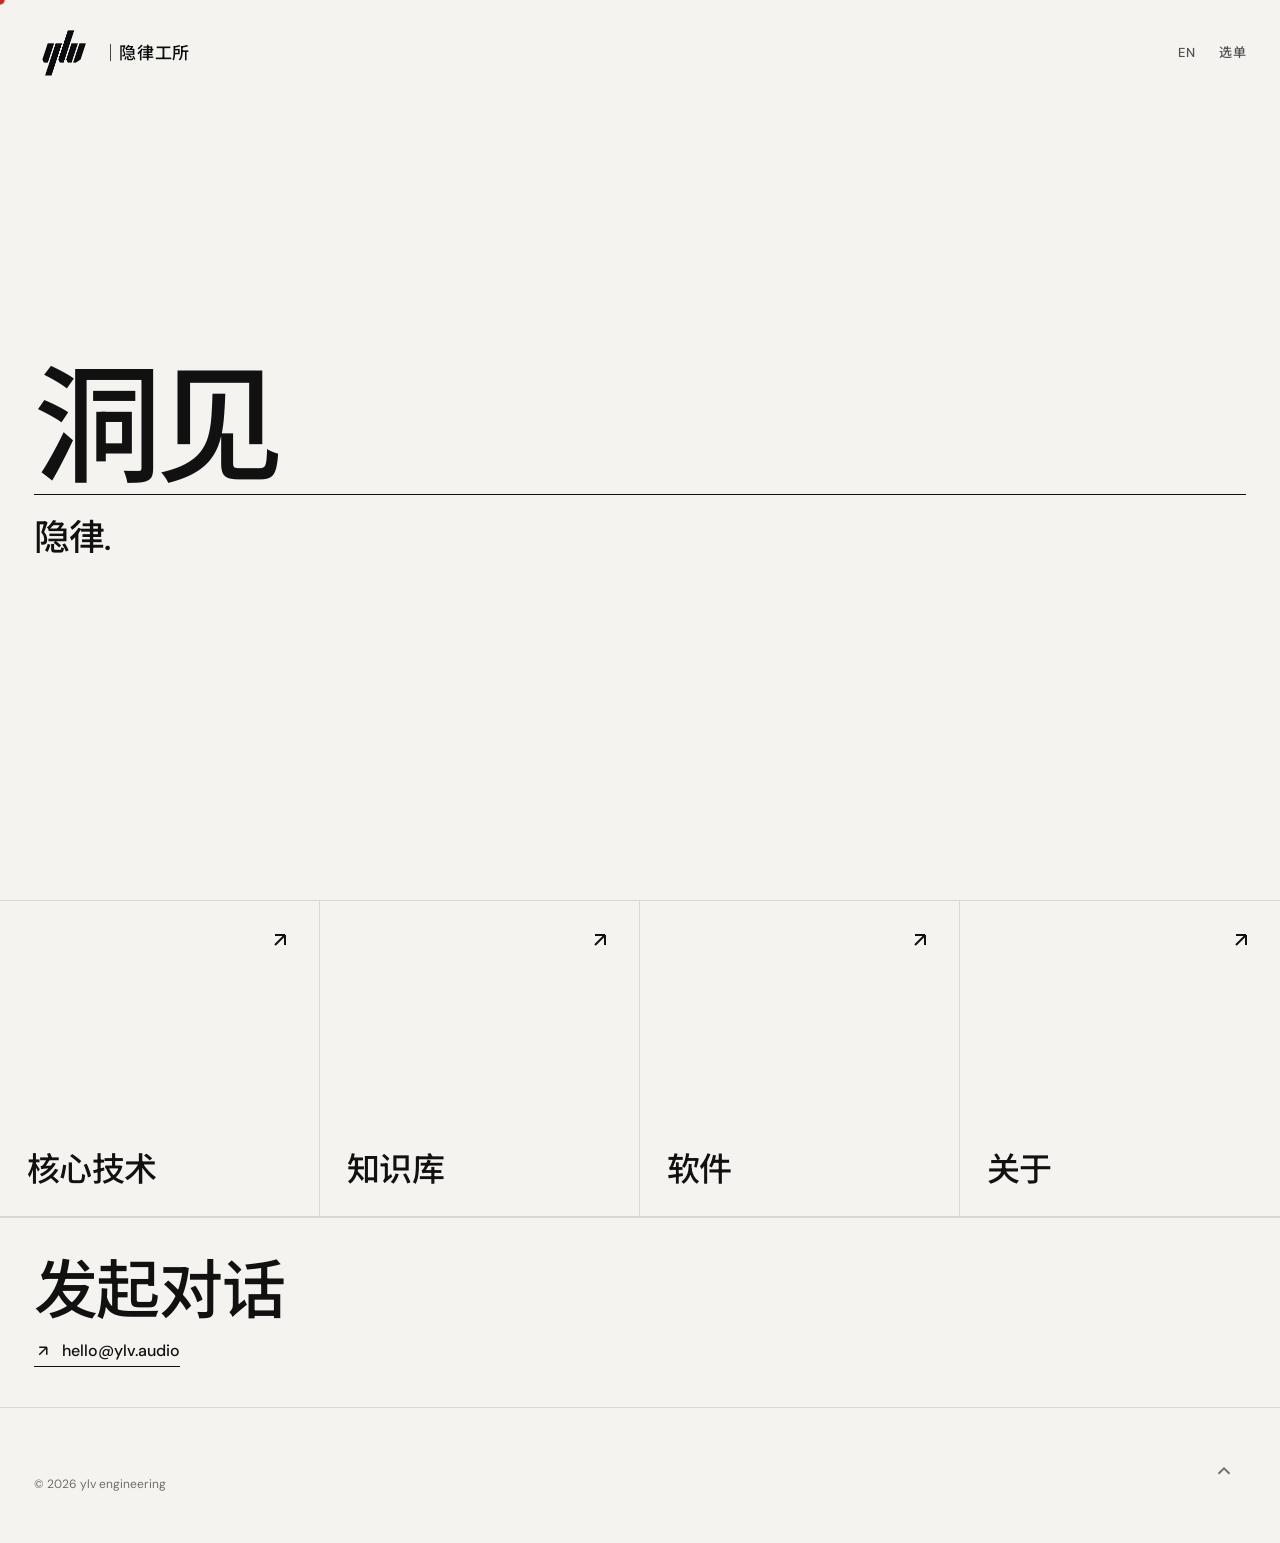
<file: index.html>
<!doctype html>
<html lang="zh-CN">
    <head>
        <meta charset="UTF-8" />
        <meta name="viewport" content="width=device-width, initial-scale=1.0" />
        <title>隐律工所</title>
        <link rel="stylesheet" href="style.css" />
        <link rel="preconnect" href="https://fonts.googleapis.com" />
        <link rel="preconnect" href="https://fonts.gstatic.com" crossorigin />
        <link
            href="https://fonts.googleapis.com/css2?family=DM+Sans:opsz,wght@9..40,300;9..40,400;9..40,500;9..40,600;9..40,700&family=Noto+Sans+SC:wght@300;400;500;700&display=swap"
            rel="stylesheet"
        />
        <style>
            .custom-cursor {
                position: fixed;
                left: 0;
                top: 0;
                width: 10px;
                height: 10px;
                margin-left: -5px;
                margin-top: -5px;
                background: #b8302a;
                border: 1px solid rgba(255, 255, 255, 0.35);
                border-radius: 50%;
                pointer-events: none;
                z-index: 9999;
                transition:
                    width 0.25s ease,
                    height 0.25s ease,
                    margin 0.25s ease;
            }
            .custom-cursor.hover {
                width: 20px;
                height: 20px;
                margin-left: -10px;
                margin-top: -10px;
            }
            body,
            a,
            label,
            .business-item,
            .cta-link,
            .menu-btn,
            .menu-close,
            .lang-switch,
            .return-top {
                cursor: none;
            }
            @media (pointer: coarse) {
                .custom-cursor {
                    display: none;
                }
                body,
                a,
                label,
                .business-item,
                .cta-link,
                .menu-btn,
                .menu-close,
                .lang-switch,
                .return-top {
                    cursor: auto;
                }
            }
            .reveal {
                opacity: 0;
                transform: translateY(28px);
                transition:
                    opacity 0.8s cubic-bezier(0.16, 1, 0.3, 1),
                    transform 0.8s cubic-bezier(0.16, 1, 0.3, 1);
            }
            .reveal.revealed {
                opacity: 1;
                transform: translateY(0);
            }
            .fv-line1,
            .fv-line2 {
                opacity: 0;
                transform: translateY(30px);
            }
            .fv-line1 {
                animation: fadeUp 0.9s cubic-bezier(0.16, 1, 0.3, 1) 0.2s
                    forwards;
            }
            .fv-line2 {
                animation: fadeUp 0.9s cubic-bezier(0.16, 1, 0.3, 1) 0.45s
                    forwards;
            }
            @keyframes fadeUp {
                to {
                    opacity: 1;
                    transform: translateY(0);
                }
            }
            .business-item {
                transition:
                    background 0.2s ease,
                    transform 0.35s cubic-bezier(0.16, 1, 0.3, 1);
            }
            .business-item:hover {
                transform: translateY(-3px);
            }
            .cta-link {
                transition:
                    opacity 0.15s ease,
                    transform 0.25s ease;
            }
            .cta-link:hover {
                transform: translateX(3px);
            }
        </style>
    </head>
    <body>
        <div class="custom-cursor"></div>
        <input type="checkbox" class="menu-check" id="menu-opener" />

        <header class="site-header">
            <a href="/" class="logo">
                <img src="Logo/logo_c.drawio.png" alt="ylv" />
                <span class="logo-text">｜隐律工所</span>
            </a>
            <div class="header-actions">
                <a href="en.html" class="lang-switch">EN</a>
                <label for="menu-opener" class="menu-btn">选单</label>
            </div>
        </header>

        <div class="global-menu">
            <div class="menu-header">
                <span class="menu-logo">隐律工所</span>
                <label for="menu-opener" class="menu-close">关闭</label>
            </div>
            <div class="menu-body">
                <h2>选单</h2>
                <ul class="menu-list">
                    <li><a href="#products">核心技术</a></li>
                    <li><a href="#knowledge">知识库</a></li>
                    <li><a href="#software">软件</a></li>
                    <li><a href="#about">关于</a></li>
                </ul>
            </div>
        </div>

        <main>
            <section class="fv">
                <h1 class="fv-copy">
                    <span class="fv-line1"> 洞见 </span>
                    <span class="fv-line2">隐律.</span>
                </h1>
            </section>

            <section class="business reveal" id="products">
                <div class="business-grid">
                    <a href="#" class="business-item bg-core">
                        <svg
                            class="i-arrow"
                            viewBox="0 0 24 24"
                            fill="none"
                            stroke="currentColor"
                            stroke-width="2"
                        >
                            <path d="M7 17L17 7M17 7H7M17 7V17" />
                        </svg>
                        <span>核心技术</span>
                    </a>
                    <a href="#" class="business-item bg-kb">
                        <svg
                            class="i-arrow"
                            viewBox="0 0 24 24"
                            fill="none"
                            stroke="currentColor"
                            stroke-width="2"
                        >
                            <path d="M7 17L17 7M17 7H7M17 7V17" />
                        </svg>
                        <span>知识库</span>
                    </a>
                    <a href="#" class="business-item bg-sw">
                        <svg
                            class="i-arrow"
                            viewBox="0 0 24 24"
                            fill="none"
                            stroke="currentColor"
                            stroke-width="2"
                        >
                            <path d="M7 17L17 7M17 7H7M17 7V17" />
                        </svg>
                        <span>软件</span>
                    </a>
                    <a href="about.html" class="business-item bg-about">
                        <svg
                            class="i-arrow"
                            viewBox="0 0 24 24"
                            fill="none"
                            stroke="currentColor"
                            stroke-width="2"
                        >
                            <path d="M7 17L17 7M17 7H7M17 7V17" />
                        </svg>
                        <span>关于</span>
                    </a>
                </div>
            </section>

            <section class="cta reveal" id="contact">
                <div class="cta-inner">
                    <h2>发起对话</h2>
                    <a href="mailto:hello@ylv.audio" class="cta-link">
                        <svg
                            class="i-arrow"
                            viewBox="0 0 24 24"
                            fill="none"
                            stroke="currentColor"
                            stroke-width="2"
                        >
                            <path d="M7 17L17 7M17 7H7M17 7V17" />
                        </svg>
                        hello@ylv.audio
                    </a>
                </div>
            </section>
        </main>

        <footer class="site-footer reveal" id="about">
            <a
                href="#"
                class="return-top"
                onclick="
                    window.scrollTo({ top: 0, behavior: 'smooth' });
                    return false;
                "
            >
                <svg
                    viewBox="0 0 24 24"
                    fill="none"
                    stroke="currentColor"
                    stroke-width="2"
                >
                    <path d="M18 15L12 9L6 15" />
                </svg>
            </a>
            <div class="copyright">&copy; 2026 ylv engineering</div>
        </footer>
        <script>
            const cursor = document.querySelector(".custom-cursor");
            document.addEventListener("mousemove", (e) => {
                cursor.style.left = e.clientX + "px";
                cursor.style.top = e.clientY + "px";
            });
            const hoverables = document.querySelectorAll(
                "a, label, .business-item, .cta-link, .menu-btn, .menu-close",
            );
            hoverables.forEach((el) => {
                el.addEventListener("mouseenter", () =>
                    cursor.classList.add("hover"),
                );
                el.addEventListener("mouseleave", () =>
                    cursor.classList.remove("hover"),
                );
            });
            const reveals = document.querySelectorAll(".reveal");
            const observer = new IntersectionObserver(
                (entries) => {
                    entries.forEach((entry) => {
                        if (entry.isIntersecting) {
                            entry.target.classList.add("revealed");
                            observer.unobserve(entry.target);
                        }
                    });
                },
                { threshold: 0.08 },
            );
            reveals.forEach((el) => observer.observe(el));
        </script>
    </body>
</html>
</file>
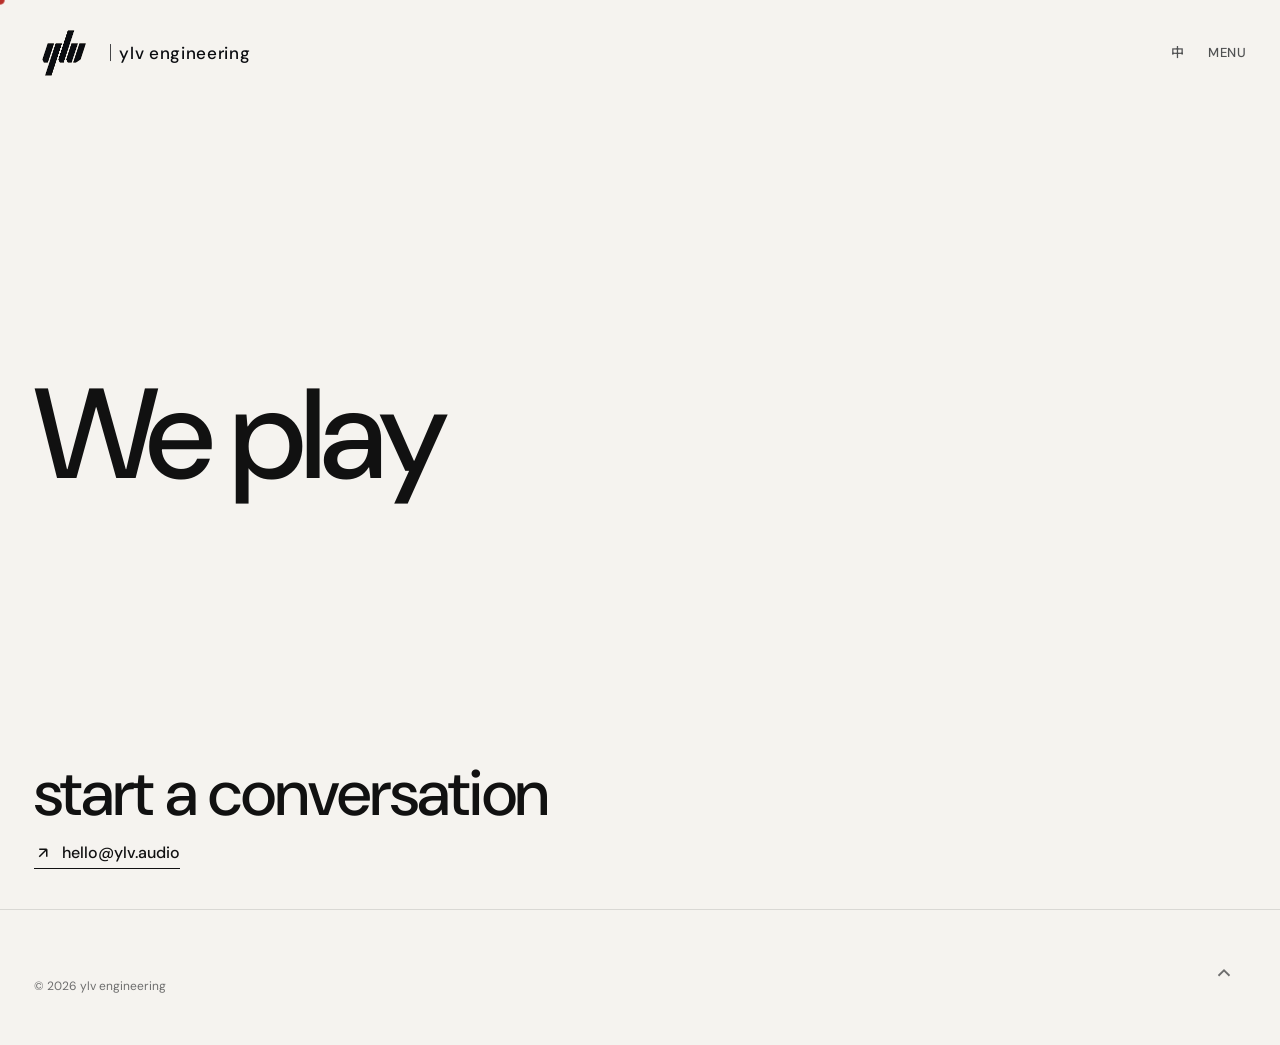
<file: about-en.html>
<!doctype html>
<html lang="en">
    <head>
        <meta charset="UTF-8" />
        <meta name="viewport" content="width=device-width, initial-scale=1.0" />
        <title>We play｜ylv engineering</title>
        <link rel="stylesheet" href="style.css" />
        <link rel="preconnect" href="https://fonts.googleapis.com" />
        <link rel="preconnect" href="https://fonts.gstatic.com" crossorigin />
        <link
            href="https://fonts.googleapis.com/css2?family=DM+Sans:opsz,wght@9..40,300;9..40,400;9..40,500;9..40,600;9..40,700&family=Noto+Sans+SC:wght@300;400;500;700&display=swap"
            rel="stylesheet"
        />
        <style>
            .custom-cursor {
                position: fixed;
                left: 0;
                top: 0;
                width: 10px;
                height: 10px;
                margin-left: -5px;
                margin-top: -5px;
                background: #b8302a;
                border: 1px solid rgba(255, 255, 255, 0.35);
                border-radius: 50%;
                pointer-events: none;
                z-index: 9999;
                transition:
                    width 0.25s ease,
                    height 0.25s ease,
                    margin 0.25s ease;
            }
            .custom-cursor.hover {
                width: 20px;
                height: 20px;
                margin-left: -10px;
                margin-top: -10px;
            }
            body,
            a,
            label,
            .business-item,
            .cta-link,
            .menu-btn,
            .menu-close,
            .lang-switch,
            .return-top {
                cursor: none;
            }
            @media (pointer: coarse) {
                .custom-cursor {
                    display: none;
                }
                body,
                a,
                label,
                .business-item,
                .cta-link,
                .menu-btn,
                .menu-close,
                .lang-switch,
                .return-top {
                    cursor: auto;
                }
            }
            .reveal {
                opacity: 0;
                transform: translateY(28px);
                transition:
                    opacity 0.8s cubic-bezier(0.16, 1, 0.3, 1),
                    transform 0.8s cubic-bezier(0.16, 1, 0.3, 1);
            }
            .reveal.revealed {
                opacity: 1;
                transform: translateY(0);
            }
            .page-header {
                border-bottom: none;
            }
            .about-body {
                min-height: 20vh;
            }
            .cta {
                border-top: none;
            }
        </style>
    </head>
    <body>
        <div class="custom-cursor"></div>
        <input type="checkbox" class="menu-check" id="menu-opener" />

        <header class="site-header">
            <a href="index.html" class="logo">
                <img src="Logo/logo_c.drawio.png" alt="ylv" />
                <span class="logo-text">｜ylv engineering</span>
            </a>
            <div class="header-actions">
                <a href="about.html" class="lang-switch">中</a>
                <label for="menu-opener" class="menu-btn">MENU</label>
            </div>
        </header>

        <div class="global-menu">
            <div class="menu-header">
                <span class="menu-logo">ylv engineering</span>
                <label for="menu-opener" class="menu-close">CLOSE</label>
            </div>
            <div class="menu-body">
                <h2>Menu</h2>
                <ul class="menu-list">
                    <li><a href="en.html#products">technology</a></li>
                    <li><a href="en.html#knowledge">knowledge</a></li>
                    <li><a href="en.html#software">software</a></li>
                    <li><a href="about-en.html">about</a></li>
                </ul>
            </div>
        </div>

        <main>
            <section class="page-header">
                <h1>We play</h1>
            </section>

            <section class="about-body reveal"></section>

            <section class="cta reveal" id="contact">
                <div class="cta-inner">
                    <h2>start a conversation</h2>
                    <a href="mailto:hello@ylv.audio" class="cta-link">
                        <svg
                            class="i-arrow"
                            viewBox="0 0 24 24"
                            fill="none"
                            stroke="currentColor"
                            stroke-width="2"
                        >
                            <path d="M7 17L17 7M17 7H7M17 7V17" />
                        </svg>
                        hello@ylv.audio
                    </a>
                </div>
            </section>
        </main>

        <footer class="site-footer reveal" id="about">
            <a
                href="#"
                class="return-top"
                onclick="
                    window.scrollTo({ top: 0, behavior: 'smooth' });
                    return false;
                "
            >
                <svg
                    viewBox="0 0 24 24"
                    fill="none"
                    stroke="currentColor"
                    stroke-width="2"
                >
                    <path d="M18 15L12 9L6 15" />
                </svg>
            </a>
            <div class="copyright">&copy; 2026 ylv engineering</div>
        </footer>
        <script>
            const cursor = document.querySelector(".custom-cursor");
            document.addEventListener("mousemove", (e) => {
                cursor.style.left = e.clientX + "px";
                cursor.style.top = e.clientY + "px";
            });
            const hoverables = document.querySelectorAll(
                "a, label, .business-item, .cta-link, .menu-btn, .menu-close",
            );
            hoverables.forEach((el) => {
                el.addEventListener("mouseenter", () =>
                    cursor.classList.add("hover"),
                );
                el.addEventListener("mouseleave", () =>
                    cursor.classList.remove("hover"),
                );
            });
            const reveals = document.querySelectorAll(".reveal");
            const observer = new IntersectionObserver(
                (entries) => {
                    entries.forEach((entry) => {
                        if (entry.isIntersecting) {
                            entry.target.classList.add("revealed");
                            observer.unobserve(entry.target);
                        }
                    });
                },
                { threshold: 0.08 },
            );
            reveals.forEach((el) => observer.observe(el));
        </script>
    </body>
</html>
</file>
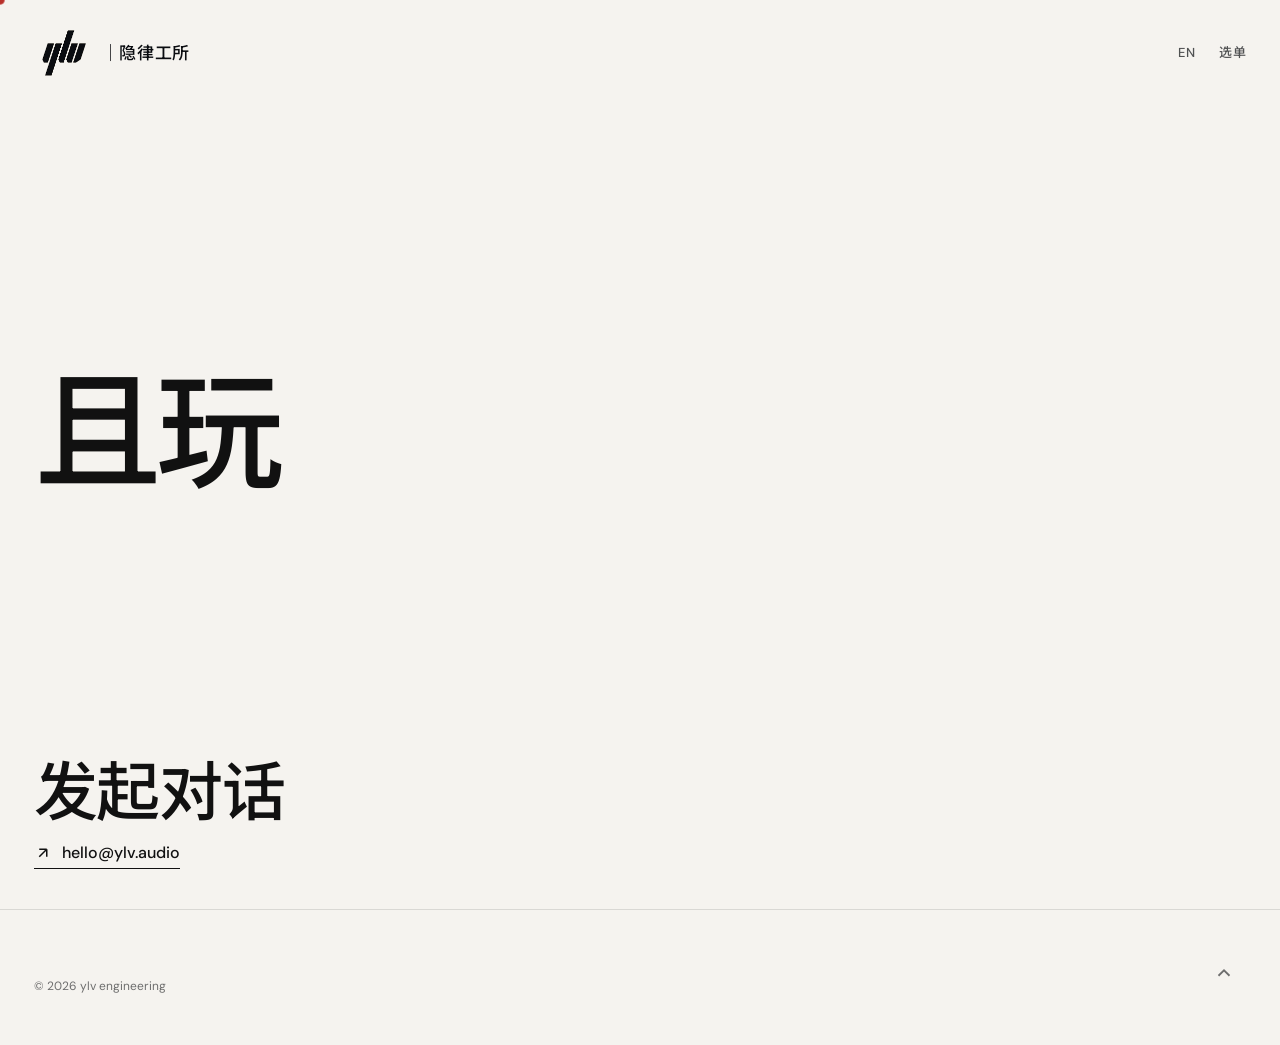
<file: about.html>
<!doctype html>
<html lang="zh-CN">
    <head>
        <meta charset="UTF-8" />
        <meta name="viewport" content="width=device-width, initial-scale=1.0" />
        <title>关于｜隐律工所</title>
        <link rel="stylesheet" href="style.css" />
        <link rel="preconnect" href="https://fonts.googleapis.com" />
        <link rel="preconnect" href="https://fonts.gstatic.com" crossorigin />
        <link
            href="https://fonts.googleapis.com/css2?family=DM+Sans:opsz,wght@9..40,300;9..40,400;9..40,500;9..40,600;9..40,700&family=Noto+Sans+SC:wght@300;400;500;700&display=swap"
            rel="stylesheet"
        />
        <style>
            .custom-cursor {
                position: fixed;
                left: 0;
                top: 0;
                width: 10px;
                height: 10px;
                margin-left: -5px;
                margin-top: -5px;
                background: #b8302a;
                border: 1px solid rgba(255, 255, 255, 0.35);
                border-radius: 50%;
                pointer-events: none;
                z-index: 9999;
                transition:
                    width 0.25s ease,
                    height 0.25s ease,
                    margin 0.25s ease;
            }
            .custom-cursor.hover {
                width: 20px;
                height: 20px;
                margin-left: -10px;
                margin-top: -10px;
            }
            body,
            a,
            label,
            .business-item,
            .cta-link,
            .menu-btn,
            .menu-close,
            .lang-switch,
            .return-top {
                cursor: none;
            }
            @media (pointer: coarse) {
                .custom-cursor {
                    display: none;
                }
                body,
                a,
                label,
                .business-item,
                .cta-link,
                .menu-btn,
                .menu-close,
                .lang-switch,
                .return-top {
                    cursor: auto;
                }
            }
            .reveal {
                opacity: 0;
                transform: translateY(28px);
                transition:
                    opacity 0.8s cubic-bezier(0.16, 1, 0.3, 1),
                    transform 0.8s cubic-bezier(0.16, 1, 0.3, 1);
            }
            .reveal.revealed {
                opacity: 1;
                transform: translateY(0);
            }
            .page-header {
                border-bottom: none;
            }
            .about-body {
                min-height: 20vh;
            }
            .cta {
                border-top: none;
            }
        </style>
    </head>
    <body>
        <div class="custom-cursor"></div>
        <input type="checkbox" class="menu-check" id="menu-opener" />

        <header class="site-header">
            <a href="index.html" class="logo">
                <img src="Logo/logo_c.drawio.png" alt="ylv" />
                <span class="logo-text">｜隐律工所</span>
            </a>
            <div class="header-actions">
                <a href="about-en.html" class="lang-switch">EN</a>
                <label for="menu-opener" class="menu-btn">选单</label>
            </div>
        </header>

        <div class="global-menu">
            <div class="menu-header">
                <span class="menu-logo">隐律工所</span>
                <label for="menu-opener" class="menu-close">关闭</label>
            </div>
            <div class="menu-body">
                <h2>选单</h2>
                <ul class="menu-list">
                    <li><a href="index.html#products">核心技术</a></li>
                    <li><a href="index.html#knowledge">知识库</a></li>
                    <li><a href="index.html#software">软件</a></li>
                    <li><a href="about.html">关于</a></li>
                </ul>
            </div>
        </div>

        <main>
            <section class="page-header">
                <h1>且玩</h1>
            </section>

            <section class="about-body reveal"></section>

            <section class="cta reveal" id="contact">
                <div class="cta-inner">
                    <h2>发起对话</h2>
                    <a href="mailto:hello@ylv.audio" class="cta-link">
                        <svg
                            class="i-arrow"
                            viewBox="0 0 24 24"
                            fill="none"
                            stroke="currentColor"
                            stroke-width="2"
                        >
                            <path d="M7 17L17 7M17 7H7M17 7V17" />
                        </svg>
                        hello@ylv.audio
                    </a>
                </div>
            </section>
        </main>

        <footer class="site-footer reveal" id="about">
            <a
                href="#"
                class="return-top"
                onclick="
                    window.scrollTo({ top: 0, behavior: 'smooth' });
                    return false;
                "
            >
                <svg
                    viewBox="0 0 24 24"
                    fill="none"
                    stroke="currentColor"
                    stroke-width="2"
                >
                    <path d="M18 15L12 9L6 15" />
                </svg>
            </a>
            <div class="copyright">&copy; 2026 ylv engineering</div>
        </footer>
        <script>
            const cursor = document.querySelector(".custom-cursor");
            document.addEventListener("mousemove", (e) => {
                cursor.style.left = e.clientX + "px";
                cursor.style.top = e.clientY + "px";
            });
            const hoverables = document.querySelectorAll(
                "a, label, .business-item, .cta-link, .menu-btn, .menu-close",
            );
            hoverables.forEach((el) => {
                el.addEventListener("mouseenter", () =>
                    cursor.classList.add("hover"),
                );
                el.addEventListener("mouseleave", () =>
                    cursor.classList.remove("hover"),
                );
            });
            const reveals = document.querySelectorAll(".reveal");
            const observer = new IntersectionObserver(
                (entries) => {
                    entries.forEach((entry) => {
                        if (entry.isIntersecting) {
                            entry.target.classList.add("revealed");
                            observer.unobserve(entry.target);
                        }
                    });
                },
                { threshold: 0.08 },
            );
            reveals.forEach((el) => observer.observe(el));
        </script>
    </body>
</html>
</file>
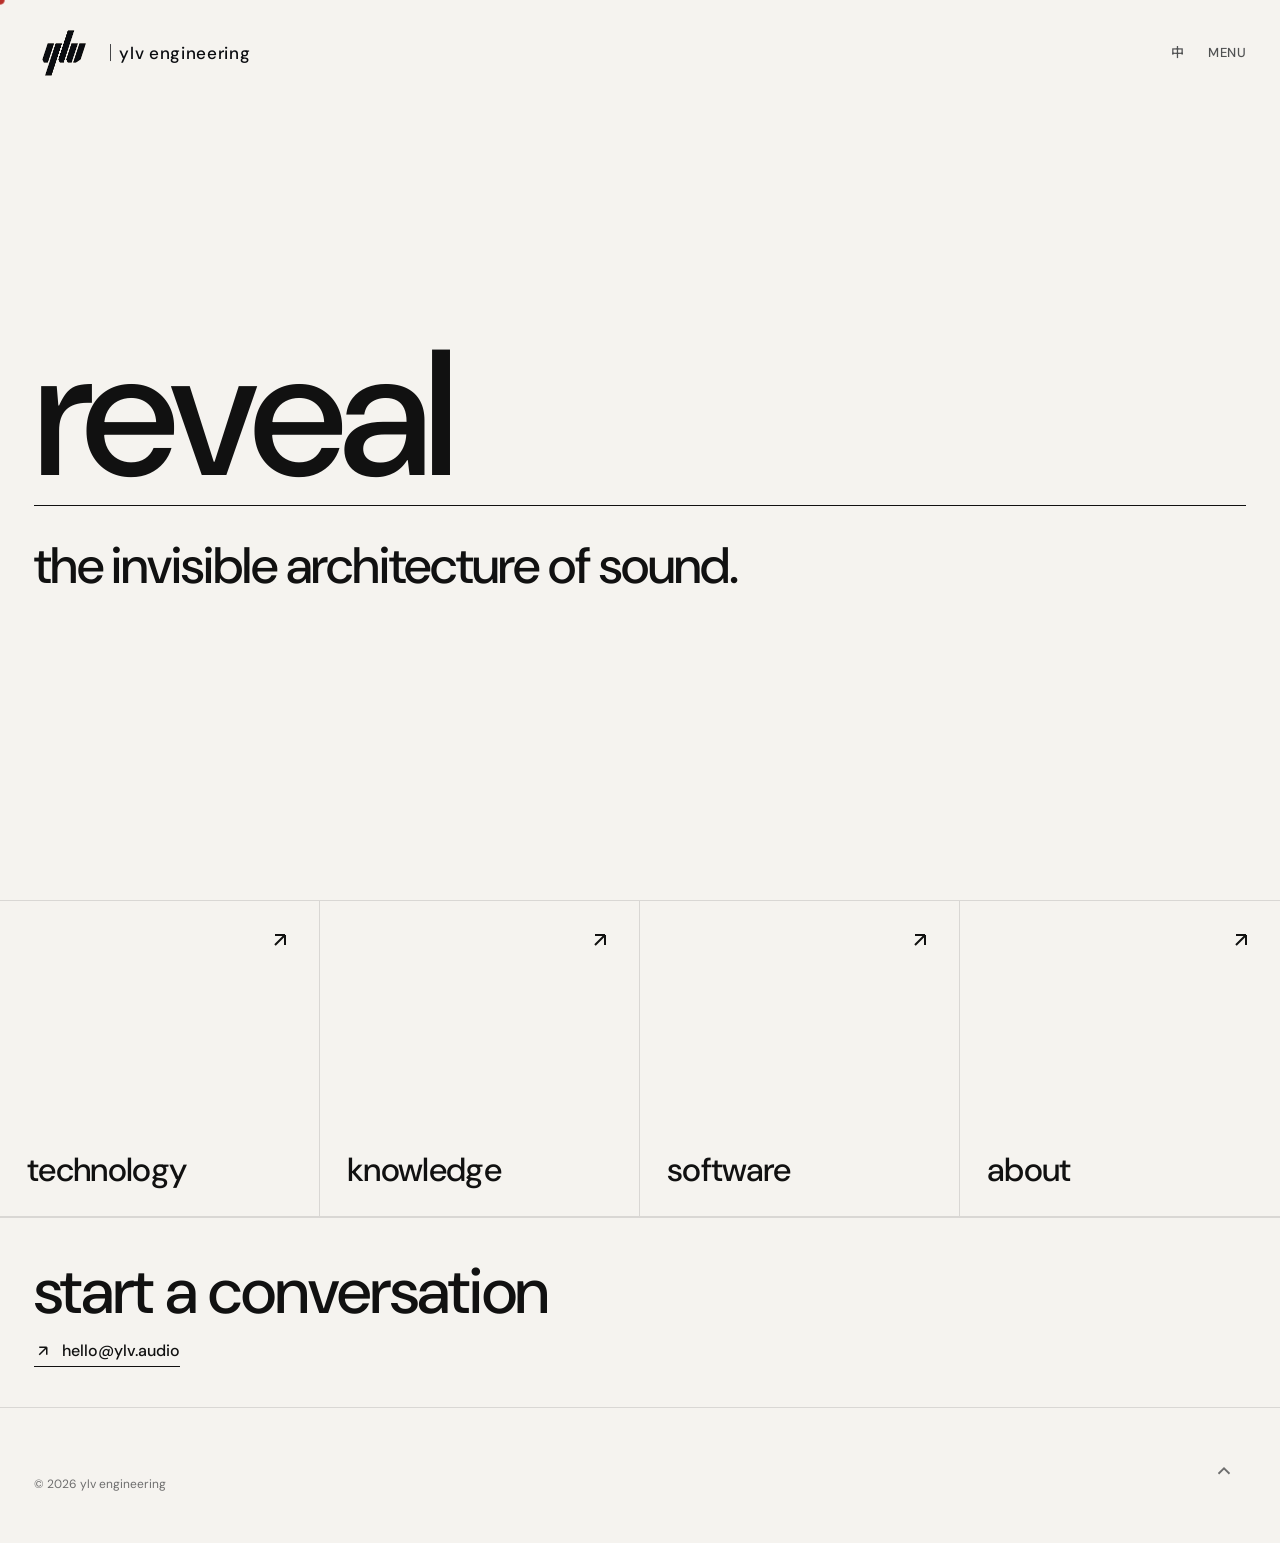
<file: en.html>
<!doctype html>
<html lang="en">
    <head>
        <meta charset="UTF-8" />
        <meta name="viewport" content="width=device-width, initial-scale=1.0" />
        <title>ylv engineering</title>
        <link rel="stylesheet" href="style.css" />
        <link rel="preconnect" href="https://fonts.googleapis.com" />
        <link rel="preconnect" href="https://fonts.gstatic.com" crossorigin />
        <link
            href="https://fonts.googleapis.com/css2?family=DM+Sans:opsz,wght@9..40,300;9..40,400;9..40,500;9..40,600;9..40,700&family=Noto+Sans+SC:wght@300;400;500;700&display=swap"
            rel="stylesheet"
        />
        <style>
            .custom-cursor {
                position: fixed;
                left: 0;
                top: 0;
                width: 10px;
                height: 10px;
                margin-left: -5px;
                margin-top: -5px;
                background: #b8302a;
                border: 1px solid rgba(255, 255, 255, 0.35);
                border-radius: 50%;
                pointer-events: none;
                z-index: 9999;
                transition:
                    width 0.25s ease,
                    height 0.25s ease,
                    margin 0.25s ease;
            }
            .custom-cursor.hover {
                width: 20px;
                height: 20px;
                margin-left: -10px;
                margin-top: -10px;
            }
            body,
            a,
            label,
            .business-item,
            .cta-link,
            .menu-btn,
            .menu-close,
            .lang-switch,
            .return-top {
                cursor: none;
            }
            @media (pointer: coarse) {
                .custom-cursor {
                    display: none;
                }
                body,
                a,
                label,
                .business-item,
                .cta-link,
                .menu-btn,
                .menu-close,
                .lang-switch,
                .return-top {
                    cursor: auto;
                }
            }
            .reveal {
                opacity: 0;
                transform: translateY(28px);
                transition:
                    opacity 0.8s cubic-bezier(0.16, 1, 0.3, 1),
                    transform 0.8s cubic-bezier(0.16, 1, 0.3, 1);
            }
            .reveal.revealed {
                opacity: 1;
                transform: translateY(0);
            }
            .fv-line1,
            .fv-line2 {
                opacity: 0;
                transform: translateY(30px);
            }
            .fv-line1 {
                animation: fadeUp 0.9s cubic-bezier(0.16, 1, 0.3, 1) 0.2s
                    forwards;
            }
            .fv-line2 {
                animation: fadeUp 0.9s cubic-bezier(0.16, 1, 0.3, 1) 0.45s
                    forwards;
            }
            @keyframes fadeUp {
                to {
                    opacity: 1;
                    transform: translateY(0);
                }
            }
            .business-item {
                transition:
                    background 0.2s ease,
                    transform 0.35s cubic-bezier(0.16, 1, 0.3, 1);
            }
            .business-item:hover {
                transform: translateY(-3px);
            }
            .cta-link {
                transition:
                    opacity 0.15s ease,
                    transform 0.25s ease;
            }
            .cta-link:hover {
                transform: translateX(3px);
            }
        </style>
    </head>
    <body>
        <div class="custom-cursor"></div>
        <input type="checkbox" class="menu-check" id="menu-opener" />

        <header class="site-header">
            <a href="en.html" class="logo">
                <img src="Logo/logo_c.drawio.png" alt="ylv" />
                <span class="logo-text">｜ylv engineering</span>
            </a>
            <div class="header-actions">
                <a href="index.html" class="lang-switch">中</a>
                <label for="menu-opener" class="menu-btn">MENU</label>
            </div>
        </header>

        <div class="global-menu">
            <div class="menu-header">
                <span class="menu-logo">ylv engineering</span>
                <label for="menu-opener" class="menu-close">CLOSE</label>
            </div>
            <div class="menu-body">
                <h2>Menu</h2>
                <ul class="menu-list">
                    <li><a href="#products">technology</a></li>
                    <li><a href="#knowledge">knowledge</a></li>
                    <li><a href="#software">software</a></li>
                    <li><a href="#about">about</a></li>
                </ul>
            </div>
        </div>

        <main>
            <section class="fv">
                <h1 class="fv-copy">
                    <span class="fv-line1">reveal</span>
                    <span class="fv-line2"
                        >the invisible architecture of sound.</span
                    >
                </h1>
            </section>

            <section class="business reveal" id="products">
                <div class="business-grid">
                    <a href="#" class="business-item">
                        <svg
                            class="i-arrow"
                            viewBox="0 0 24 24"
                            fill="none"
                            stroke="currentColor"
                            stroke-width="2"
                        >
                            <path d="M7 17L17 7M17 7H7M17 7V17" />
                        </svg>
                        <span>technology</span>
                    </a>
                    <a href="#" class="business-item">
                        <svg
                            class="i-arrow"
                            viewBox="0 0 24 24"
                            fill="none"
                            stroke="currentColor"
                            stroke-width="2"
                        >
                            <path d="M7 17L17 7M17 7H7M17 7V17" />
                        </svg>
                        <span>knowledge</span>
                    </a>
                    <a href="#" class="business-item">
                        <svg
                            class="i-arrow"
                            viewBox="0 0 24 24"
                            fill="none"
                            stroke="currentColor"
                            stroke-width="2"
                        >
                            <path d="M7 17L17 7M17 7H7M17 7V17" />
                        </svg>
                        <span>software</span>
                    </a>
                    <a href="#about" class="business-item">
                        <svg
                            class="i-arrow"
                            viewBox="0 0 24 24"
                            fill="none"
                            stroke="currentColor"
                            stroke-width="2"
                        >
                            <path d="M7 17L17 7M17 7H7M17 7V17" />
                        </svg>
                        <span>about</span>
                    </a>
                </div>
            </section>

            <section class="cta reveal" id="contact">
                <div class="cta-inner">
                    <h2>start a conversation</h2>
                    <a href="mailto:hello@ylv.audio" class="cta-link">
                        <svg
                            class="i-arrow"
                            viewBox="0 0 24 24"
                            fill="none"
                            stroke="currentColor"
                            stroke-width="2"
                        >
                            <path d="M7 17L17 7M17 7H7M17 7V17" />
                        </svg>
                        hello@ylv.audio
                    </a>
                </div>
            </section>
        </main>

        <footer class="site-footer reveal" id="about">
            <a
                href="#"
                class="return-top"
                onclick="
                    window.scrollTo({ top: 0, behavior: 'smooth' });
                    return false;
                "
            >
                <svg
                    viewBox="0 0 24 24"
                    fill="none"
                    stroke="currentColor"
                    stroke-width="2"
                >
                    <path d="M18 15L12 9L6 15" />
                </svg>
            </a>
            <div class="copyright">&copy; 2026 ylv engineering</div>
        </footer>
        <script>
            const cursor = document.querySelector(".custom-cursor");
            document.addEventListener("mousemove", (e) => {
                cursor.style.left = e.clientX + "px";
                cursor.style.top = e.clientY + "px";
            });
            const hoverables = document.querySelectorAll(
                "a, label, .business-item, .cta-link, .menu-btn, .menu-close",
            );
            hoverables.forEach((el) => {
                el.addEventListener("mouseenter", () =>
                    cursor.classList.add("hover"),
                );
                el.addEventListener("mouseleave", () =>
                    cursor.classList.remove("hover"),
                );
            });
            const reveals = document.querySelectorAll(".reveal");
            const observer = new IntersectionObserver(
                (entries) => {
                    entries.forEach((entry) => {
                        if (entry.isIntersecting) {
                            entry.target.classList.add("revealed");
                            observer.unobserve(entry.target);
                        }
                    });
                },
                { threshold: 0.08 },
            );
            reveals.forEach((el) => observer.observe(el));
        </script>
    </body>
</html>
</file>
<file: style.css>
/* ─── reset ─── */
*,
*::before,
*::after {
    box-sizing: border-box;
    margin: 0;
    padding: 0;
}
html {
    scroll-behavior: smooth;
}

:root {
    --bg: #f5f3ef;
    --fg: #111111;
    --muted: #6e6e6e;
    --line: rgba(17, 17, 17, 0.12);
    --space: clamp(1rem, 0.5rem + 2vw, 3rem);
}

body {
    font-family:
        "DM Sans",
        "Noto Sans SC",
        -apple-system,
        BlinkMacSystemFont,
        sans-serif;
    font-size: clamp(15px, 0.85rem + 0.25vw, 17px);
    line-height: 1.45;
    color: var(--fg);
    background: var(--bg);
    -webkit-font-smoothing: antialiased;
}

a {
    color: inherit;
    text-decoration: none;
}
img {
    display: block;
    max-width: 100%;
}
ul {
    list-style: none;
}

/* ─── menu checkbox ─── */
.menu-check {
    position: absolute;
    opacity: 0;
    width: 0;
    height: 0;
}

/* ─── header ─── */
.site-header {
    position: fixed;
    top: 0;
    left: 0;
    right: 0;
    display: flex;
    align-items: center;
    justify-content: space-between;
    padding: 24px var(--space);
    z-index: 100;
    mix-blend-mode: difference;
}

.site-header .logo {
    display: flex;
    align-items: center;
    gap: 10px;
}

.site-header .logo img {
    width: 58px;
    height: 58px;
    object-fit: contain;
    filter: invert(1);
}

.logo-text {
    font-family: "DM Sans", "Noto Sans SC", sans-serif;
    font-size: 17px;
    font-weight: 500;
    letter-spacing: 0.04em;
    color: #fff;
    white-space: nowrap;
}

.header-actions {
    display: flex;
    align-items: center;
    gap: 24px;
    color: #fff;
    font-size: 13px;
    font-weight: 500;
    letter-spacing: 0.04em;
}

.lang-switch {
    opacity: 0.7;
    transition: opacity 0.15s ease;
    cursor: pointer;
}

.lang-switch:hover {
    opacity: 1;
}

.menu-btn,
.menu-close {
    cursor: pointer;
    opacity: 0.7;
    transition: opacity 0.15s ease;
}

.menu-btn:hover,
.menu-close:hover {
    opacity: 1;
}

/* ─── global menu ─── */
.global-menu {
    position: fixed;
    inset: 0;
    background: var(--bg);
    z-index: 200;
    display: flex;
    flex-direction: column;
    padding: 24px var(--space);
    opacity: 0;
    pointer-events: none;
    transition: opacity 0.35s ease;
}

.menu-check:checked ~ .global-menu {
    opacity: 1;
    pointer-events: auto;
}

.menu-header {
    display: flex;
    align-items: center;
    justify-content: space-between;
    margin-bottom: calc(var(--space) * 1.5);
}

.menu-logo {
    font-size: 15px;
    font-weight: 500;
    letter-spacing: 0.01em;
}

.menu-body h2 {
    font-size: 12px;
    font-weight: 500;
    letter-spacing: 0.08em;
    text-transform: uppercase;
    color: var(--muted);
    margin-bottom: calc(var(--space) * 0.8);
}

.menu-list li + li {
    border-top: 1px solid var(--line);
}

.menu-list a {
    display: block;
    padding: calc(var(--space) * 0.5) 0;
    font-size: clamp(28px, 5vw, 56px);
    font-weight: 500;
    letter-spacing: -0.02em;
    transition: opacity 0.15s ease;
}

.menu-list a:hover {
    opacity: 0.45;
}

/* ─── fv / hero ─── */
.fv {
    min-height: 100vh;
    display: flex;
    flex-direction: column;
    justify-content: center;
    padding: 120px var(--space) calc(var(--space) * 2);
}

.fv-copy {
    margin-bottom: calc(var(--space) * 0.6);
}

.fv-line1 {
    display: block;
    font-size: clamp(72px, 14vw, 220px);
    font-weight: 500;
    line-height: 0.85;
    letter-spacing: -0.04em;
    border-bottom: 1px solid var(--fg);
    padding-bottom: 0.08em;
    margin-bottom: 0.18em;
}

.fv-line2 {
    display: block;
    font-size: clamp(28px, 4vw, 64px);
    font-weight: 500;
    line-height: 1.1;
    letter-spacing: -0.02em;
}

:lang(zh-CN) .fv-line1 {
    font-size: clamp(56px, 10vw, 160px);
}

:lang(zh-CN) .fv-line2 {
    font-size: clamp(22px, 2.8vw, 48px);
}

.fv-desc {
    font-size: clamp(15px, 1.3vw, 20px);
    font-weight: 400;
    color: var(--muted);
    max-width: 32ch;
    line-height: 1.5;
}

/* ─── business / nav tiles ─── */
.business {
    border-top: 1px solid var(--line);
    border-bottom: 1px solid var(--line);
}

.business-grid {
    display: grid;
    grid-template-columns: 1fr;
}

@media (min-width: 900px) {
    .business-grid {
        grid-template-columns: repeat(4, 1fr);
    }
}

.business-item {
    position: relative;
    display: flex;
    flex-direction: column;
    justify-content: space-between;
    min-height: clamp(280px, 35vh, 420px);
    padding: calc(var(--space) * 0.8);
    border-bottom: 1px solid var(--line);
    transition: background 0.2s ease;
}

@media (min-width: 900px) {
    .business-item {
        border-bottom: none;
        border-right: 1px solid var(--line);
    }
    .business-item:last-child {
        border-right: none;
    }
}

.business-item:hover {
    background: rgba(17, 17, 17, 0.02);
}

.business-item .i-arrow {
    width: 24px;
    height: 24px;
    align-self: flex-end;
    transition: transform 0.2s ease;
}

.business-item:hover .i-arrow {
    transform: translate(3px, -3px);
}

.business-item span {
    font-size: 33px;
    font-weight: 500;
    line-height: 1.15;
    letter-spacing: -0.02em;
}

/* ─── hover background textures ─── */
.business-item {
    overflow: hidden;
}

.business-item::before {
    content: "";
    position: absolute;
    inset: 0;
    background-size: cover;
    background-position: center;
    opacity: 0;
    transition: opacity 0.6s ease;
    pointer-events: none;
    z-index: 0;
}

.business-item.bg-core::before {
    background-image: url("assets/bg-core.jpg");
    filter: grayscale(100%) contrast(1.1);
}

.business-item.bg-kb::before {
    background-image: url("assets/bg-kb.jpg");
    filter: grayscale(100%) contrast(1.1);
}

.business-item.bg-sw::before {
    background-image: url("assets/bg-sw.jpg");
    filter: grayscale(100%) contrast(1.1);
}

.business-item.bg-about::before {
    background-image: url("assets/bg-texture.jpg");
    filter: grayscale(100%) contrast(1.1);
}

.business-item:hover::before {
    opacity: 0.07;
}

.business-item .i-arrow,
.business-item span {
    position: relative;
    z-index: 1;
}

/* ─── works / cases list ─── */
.works {
    padding: calc(var(--space) * 1.5) var(--space);
}

.works-header {
    padding-bottom: calc(var(--space) * 0.6);
    border-bottom: 1px solid var(--line);
    margin-bottom: calc(var(--space) * 0.6);
}

.works-header h2 {
    font-size: 12px;
    font-weight: 500;
    letter-spacing: 0.08em;
    text-transform: uppercase;
    color: var(--muted);
}

.works-list li {
    display: grid;
    grid-template-columns: 1fr;
    gap: 12px;
    padding: calc(var(--space) * 0.6) 0;
    border-bottom: 1px solid var(--line);
}

@media (min-width: 768px) {
    .works-list li {
        grid-template-columns: 200px 1fr;
        align-items: baseline;
        gap: 24px;
    }
}

.works-meta {
    display: flex;
    gap: 16px;
    font-size: 13px;
    font-weight: 500;
    color: var(--muted);
}

.works-body h4 {
    font-size: clamp(18px, 2vw, 26px);
    font-weight: 500;
    line-height: 1.25;
    letter-spacing: -0.01em;
}

/* ─── cta ─── */
.cta {
    border-top: 1px solid var(--line);
    padding: calc(var(--space) * 1.2) var(--space);
}

.cta-inner h2 {
    font-size: clamp(32px, 5vw, 64px);
    font-weight: 500;
    line-height: 1.05;
    letter-spacing: -0.02em;
    margin-bottom: calc(var(--space) * 0.4);
}

.cta-inner p {
    font-size: clamp(14px, 1.1vw, 17px);
    color: var(--muted);
    margin-bottom: calc(var(--space) * 0.6);
}

.cta-link {
    display: inline-flex;
    align-items: center;
    gap: 10px;
    font-size: 16px;
    font-weight: 500;
    padding-bottom: 4px;
    border-bottom: 1px solid var(--fg);
    transition: opacity 0.15s ease;
}

.cta-link:hover {
    opacity: 0.5;
}

.cta-link .i-arrow {
    width: 18px;
    height: 18px;
}

/* ─── about page ─── */
.page-header {
    min-height: 60vh;
    display: flex;
    flex-direction: column;
    justify-content: flex-end;
    padding: 200px var(--space) calc(var(--space) * 1.5);
    border-bottom: 1px solid var(--line);
}
.page-header h1 {
    font-size: clamp(56px, 10vw, 160px);
    font-weight: 500;
    line-height: 0.85;
    letter-spacing: -0.04em;
}

.about-body {
    padding: calc(var(--space) * 2.5) var(--space);
}

.about-lead {
    font-size: clamp(22px, 3vw, 40px);
    font-weight: 500;
    line-height: 1.25;
    letter-spacing: -0.01em;
    max-width: 36ch;
    margin-bottom: 0.6em;
}

.about-sub {
    font-size: clamp(15px, 1.3vw, 20px);
    color: var(--muted);
    line-height: 1.5;
    max-width: 42ch;
}

/* ─── footer ─── */
.site-footer {
    position: relative;
    padding: calc(var(--space) * 1.2) var(--space) calc(var(--space) * 1.5);
    border-top: 1px solid var(--line);
}

.return-top {
    position: absolute;
    top: calc(var(--space) * 1.2);
    right: var(--space);
    width: 44px;
    height: 44px;
    display: grid;
    place-items: center;
    color: var(--muted);
    transition: color 0.15s ease;
}

.return-top:hover {
    color: var(--fg);
}

.return-top svg {
    width: 22px;
    height: 22px;
}

.footer-dl {
    display: grid;
    grid-template-columns: 24px 1fr;
    gap: 16px;
    padding: calc(var(--space) * 0.5) 0;
    border-bottom: 1px solid var(--line);
}

.footer-dl dt {
    font-size: 13px;
    font-weight: 600;
    color: var(--muted);
}

.footer-dl dd {
    font-size: 15px;
    line-height: 1.5;
}

.footer-dl dd a {
    border-bottom: 1px solid transparent;
    transition:
        border-color 0.15s ease,
        opacity 0.15s ease;
}

.footer-dl dd a:hover {
    border-bottom-color: var(--fg);
    opacity: 0.7;
}

.footer-nav {
    display: flex;
    flex-wrap: wrap;
    gap: 20px;
}

.footer-nav a {
    color: var(--muted);
    transition: color 0.15s ease;
}

.footer-nav a:hover {
    color: var(--fg);
}

.copyright {
    margin-top: calc(var(--space) * 0.8);
    font-size: 12px;
    color: var(--muted);
}
</file>
